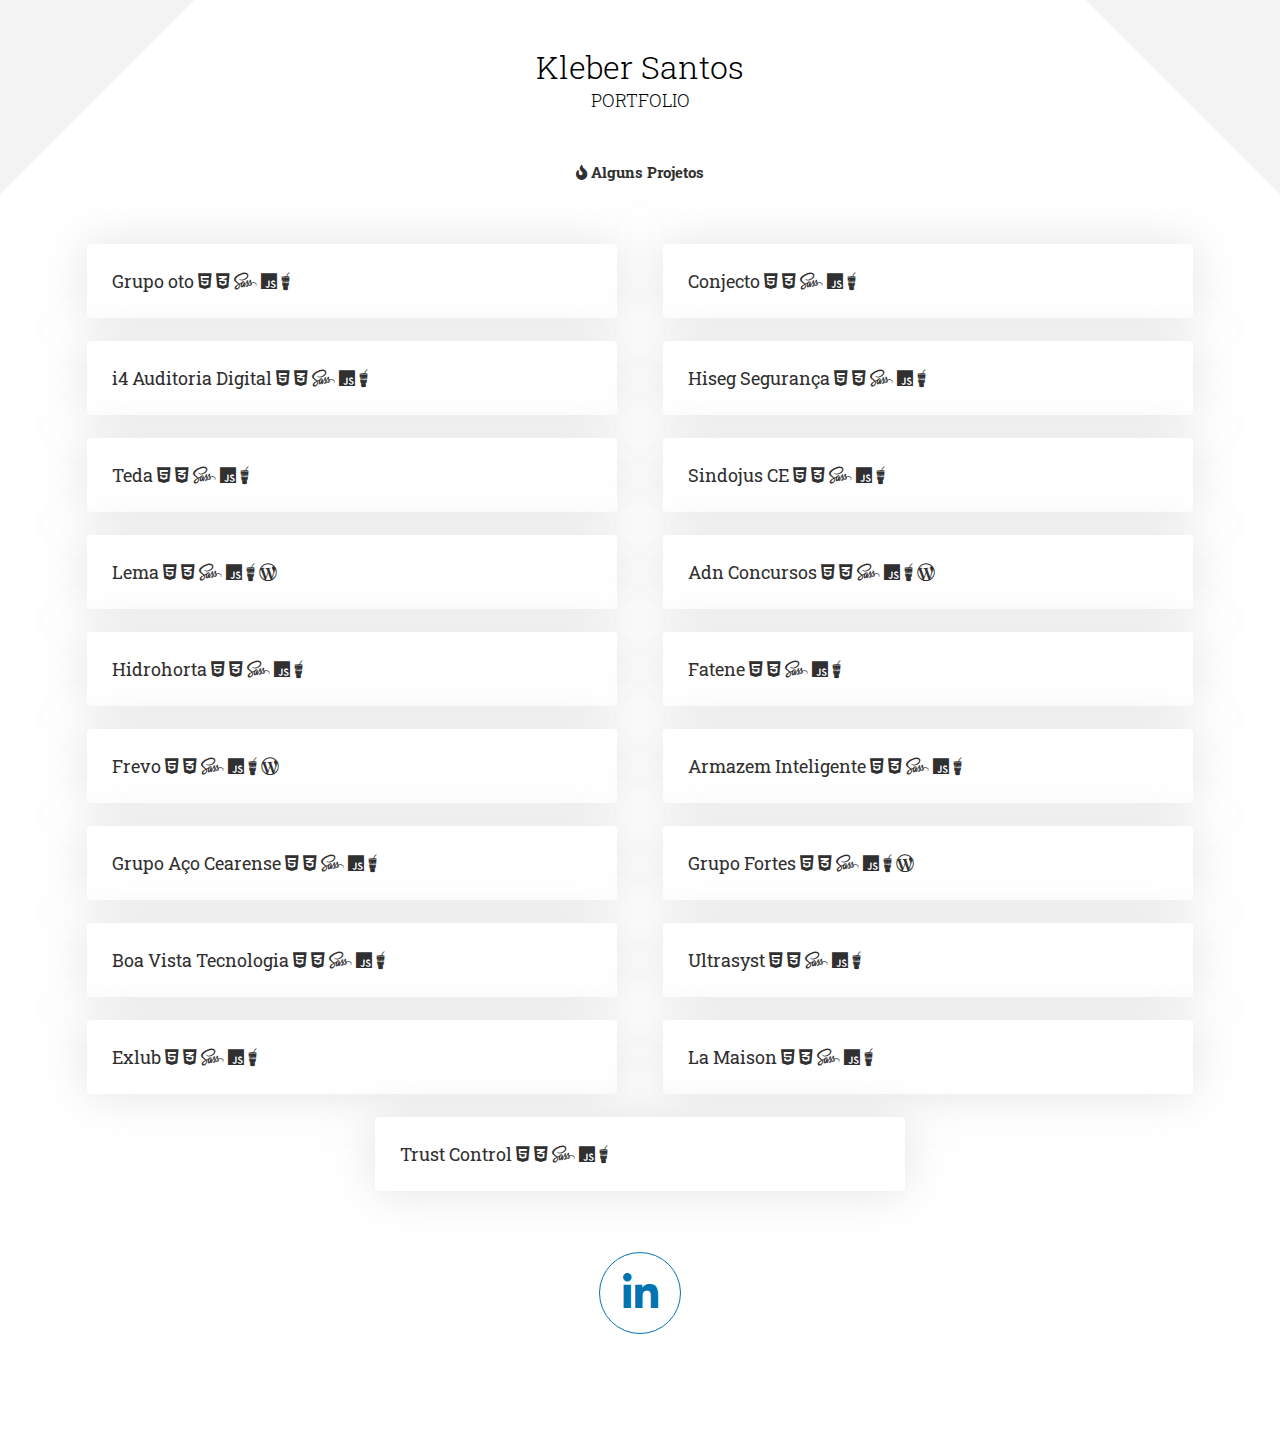
<file: index.html>
<!DOCTYPE html>
<html lang="en">
<head>
    <meta charset="UTF-8">
    <meta name="viewport" content="width=device-width, initial-scale=1.0">
    <meta http-equiv="X-UA-Compatible" content="ie=edge">
    <title>Kleber Santos - Desenvolvedor Front-End</title>
    <link rel="stylesheet" href="sass/estilo.css"/>
    <link rel="stylesheet" href="https://cdnjs.cloudflare.com/ajax/libs/font-awesome/5.11.2/css/all.css">
</head>
<body>
    <div class="content">
        <h1>
            Kleber Santos <small>Portfolio</small>
        </h1>
        
        <div class="projetos">
            <h2><i class="fas fa-fire"></i> Alguns Projetos</h2>
            
            <ul>
                
                <li>
                    <a href="https://grupooto.com.br/" target="_blank">
                        Grupo oto
                        <i class="fab fa-html5"></i>
                        <i class="fab fa-css3-alt"></i>
                        <i class="fab fa-sass"></i>
                        <i class="fab fa-js"></i>
                        <i class="fab fa-gulp"></i>
                    </a>
                </li>
                <li>
                    <a href="https://conjecto.com.br/" target="_blank">
                        Conjecto
                        <i class="fab fa-html5"></i>
                        <i class="fab fa-css3-alt"></i>
                        <i class="fab fa-sass"></i>
                        <i class="fab fa-js"></i>
                        <i class="fab fa-gulp"></i>
                    </a>
                </li>
                <li>
                    <a href="https://www.i4auditoriadigital.com.br/" target="_blank">
                        i4 Auditoria Digital
                        <i class="fab fa-html5"></i>
                        <i class="fab fa-css3-alt"></i>
                        <i class="fab fa-sass"></i>
                        <i class="fab fa-js"></i>
                        <i class="fab fa-gulp"></i>
                    </a>
                </li>
                <li>
                    <a href="https://hisegseguranca.com.br/" target="_blank">
                        Hiseg Segurança
                        <i class="fab fa-html5"></i>
                        <i class="fab fa-css3-alt"></i>
                        <i class="fab fa-sass"></i>
                        <i class="fab fa-js"></i>
                        <i class="fab fa-gulp"></i>
                    </a>
                </li>
                <li>
                    <a href="https://tedalog.com.br/" target="_blank">
                        Teda
                        <i class="fab fa-html5"></i>
                        <i class="fab fa-css3-alt"></i>
                        <i class="fab fa-sass"></i>
                        <i class="fab fa-js"></i>
                        <i class="fab fa-gulp"></i>
                    </a>
                </li>
<!--                 <li>
                    <a href="https://www.classecontabil.com.br/" target="_blank">
                        Classe Contábil
                        <i class="fab fa-html5"></i>
                        <i class="fab fa-css3-alt"></i>
                        <i class="fab fa-sass"></i>
                        <i class="fab fa-js"></i>
                        <i class="fab fa-gulp"></i>
                    </a>
                </li> -->
                <li>
                    <a href="https://sindojus-ce.org.br/" target="_blank">
                        Sindojus CE
                        <i class="fab fa-html5"></i>
                        <i class="fab fa-css3-alt"></i>
                        <i class="fab fa-sass"></i>
                        <i class="fab fa-js"></i>
                        <i class="fab fa-gulp"></i>
                    </a>
                </li>
                <li>
                    <a href="http://lemaef.com.br/" target="_blank">
                        Lema
                        <i class="fab fa-html5"></i>
                        <i class="fab fa-css3-alt"></i>
                        <i class="fab fa-sass"></i>
                        <i class="fab fa-js"></i>
                        <i class="fab fa-gulp"></i>
                        <i class="fab fa-wordpress-simple"></i>
                    </a>
                </li>
                <li>
                    <a href="http://www.adnconcursos.com.br/" target="_blank">
                        Adn Concursos
                        <i class="fab fa-html5"></i>
                        <i class="fab fa-css3-alt"></i>
                        <i class="fab fa-sass"></i>
                        <i class="fab fa-js"></i>
                        <i class="fab fa-gulp"></i>
                        <i class="fab fa-wordpress-simple"></i>
                    </a>
                </li>
                <li>
                    <a href="http://www.hidrohorta.com.br/" target="_blank">
                        Hidrohorta
                        <i class="fab fa-html5"></i>
                        <i class="fab fa-css3-alt"></i>
                        <i class="fab fa-sass"></i>
                        <i class="fab fa-js"></i>
                        <i class="fab fa-gulp"></i>
                    </a>
                </li>
                <li>
                    <a href="http://www.fatene.edu.br/site/" target="_blank">
                        Fatene
                        <i class="fab fa-html5"></i>
                        <i class="fab fa-css3-alt"></i>
                        <i class="fab fa-sass"></i>
                        <i class="fab fa-js"></i>
                        <i class="fab fa-gulp"></i>
                    </a>
                </li>
                <li>
                    <a href="http://frevo.com.br/" target="_blank">
                        Frevo
                        <i class="fab fa-html5"></i>
                        <i class="fab fa-css3-alt"></i>
                        <i class="fab fa-sass"></i>
                        <i class="fab fa-js"></i>
                        <i class="fab fa-gulp"></i>
                        <i class="fab fa-wordpress-simple"></i>
                    </a>
                </li>
                <li>
                    <a href="https://armazeminteligente.com.br/" target="_blank">
                        Armazem Inteligente
                        <i class="fab fa-html5"></i>
                        <i class="fab fa-css3-alt"></i>
                        <i class="fab fa-sass"></i>
                        <i class="fab fa-js"></i>
                        <i class="fab fa-gulp"></i>
                    </a>
                </li>
         
                <li>
                    <a href="http://www.grupoacocearense.com.br" target="_blank">
                        Grupo Aço Cearense
                        <i class="fab fa-html5"></i>
                        <i class="fab fa-css3-alt"></i>
                        <i class="fab fa-sass"></i>
                        <i class="fab fa-js"></i>
                        <i class="fab fa-gulp"></i>
                    </a>
                </li>
                <li>
                    <a href="https://www.grupofortes.com.br/" target="_blank">
                        Grupo Fortes
                        <i class="fab fa-html5"></i>
                        <i class="fab fa-css3-alt"></i>
                        <i class="fab fa-sass"></i>
                        <i class="fab fa-js"></i>
                        <i class="fab fa-gulp"></i>
                        <i class="fab fa-wordpress-simple"></i>
                    </a>
                </li>
                <li>
                    <a href="https://boavistatecnologia.com.br/" target="_blank">
                        Boa Vista Tecnologia
                        <i class="fab fa-html5"></i>
                        <i class="fab fa-css3-alt"></i>
                        <i class="fab fa-sass"></i>
                        <i class="fab fa-js"></i>
                        <i class="fab fa-gulp"></i>
                    </a>
                </li>
                <li>
                    <a href="https://ultrasyst.com/" target="_blank">
                        Ultrasyst
                        <i class="fab fa-html5"></i>
                        <i class="fab fa-css3-alt"></i>
                        <i class="fab fa-sass"></i>
                        <i class="fab fa-js"></i>
                        <i class="fab fa-gulp"></i>
                    </a>
                </li>
                <li>
                    <a href="https://exlub.com/" target="_blank">
                        Exlub
                        <i class="fab fa-html5"></i>
                        <i class="fab fa-css3-alt"></i>
                        <i class="fab fa-sass"></i>
                        <i class="fab fa-js"></i>
                        <i class="fab fa-gulp"></i>
                    </a>
                </li>
                <li>
                    <a href="http://lamaison.com.br/" target="_blank">
                        La Maison
                        <i class="fab fa-html5"></i>
                        <i class="fab fa-css3-alt"></i>
                        <i class="fab fa-sass"></i>
                        <i class="fab fa-js"></i>
                        <i class="fab fa-gulp"></i>
                    </a>
                </li>
                <li>
                    <a href="https://www.trustcontrol.com.br/" target="_blank">
                        Trust Control
                        <i class="fab fa-html5"></i>
                        <i class="fab fa-css3-alt"></i>
                        <i class="fab fa-sass"></i>
                        <i class="fab fa-js"></i>
                        <i class="fab fa-gulp"></i>
                    </a>
                </li>
                
                
            </ul>
        </div>

        

        <a href="https://www.linkedin.com/in/klebers/" target="_blank" class="lk"><i class="fab fa-linkedin-in"></i></a>
    </div>

</body>
</html>
</file>
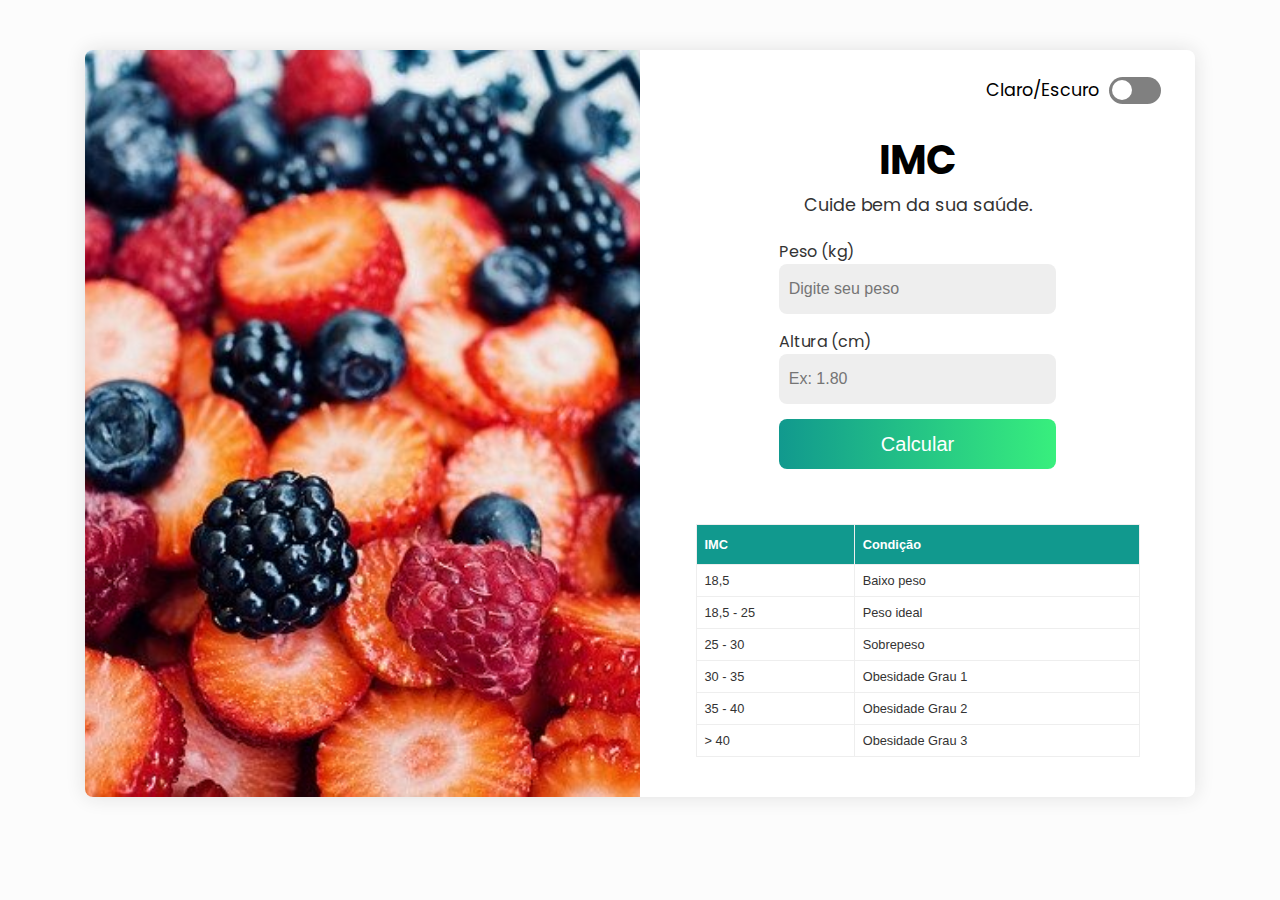
<file: imc/index.html>
<!DOCTYPE html>
<html lang="pt-br">
<head>
  <meta charset="UTF-8">
  <meta name="viewport" content="width=device-width, initial-scale=1.0">
  <title>IMC</title>
  <link href="https://fonts.googleapis.com/css2?family=Poppins&display=swap" rel="stylesheet">
  <link rel="stylesheet" href="style.css">
</head>
<body>
  <div class="centro">
    <div class="toggle">
      <p>Claro/Escuro</p>
      <input id="switch" type="checkbox" name="theme">
      <label class="too" for="switch">Toggle</label>
    </div>
    <div class="foto">
      <img src="imagem/img.jpg" alt="">
    </div>
    <form class="form" id="form"> 
      <h1>IMC</h1>
      <p>Cuide bem da sua saúde.</p>
      <div class="campos">
        <div class="inpt">
          <label class="labs">Peso (kg)</label>
          <input id="input" required type="text" class="peso " placeholder="Digite seu peso" name="peso">
        </div>
        <div class="inpt">
          <label class="labs">Altura (cm)</label>
          <input id="input2" required type="text" class="altura " placeholder="Ex: 1.80" name="altura">
        </div>
      </div>
      <button type="submit" class="btn" id="botao">Calcular</button>
      <span id="total" class="total"></span>

            
      <table id="customers">
        <tr>
          <th>IMC</th>
          <th>Condição</th>
        </tr>
        <tr>
          <td>18,5</td>
          <td>Baixo peso</td>
        </tr>
        <tr>
          <td>18,5 - 25</td>
          <td>Peso ideal</td>
        </tr>
        <tr>
          <td>25 - 30</td>
          <td>Sobrepeso</td>
        </tr>
        <tr>
          <td>30 - 35</td>
          <td>Obesidade Grau 1</td>
        </tr>
        <tr>
          <td>35 - 40</td>
          <td>Obesidade Grau 2</td>
        </tr>
        <tr>
          <td>> 40</td>
          <td>Obesidade Grau 3</td>
        </tr>
      
      </table>
      
    </form>
  </div>
  <script>
    const form = document.getElementById('form');
    form.addEventListener('submit', calcImc);

    function calcImc(event) {
      event.preventDefault();

      var peso = parseFloat(document.querySelector(".peso").value);
      var altura = parseFloat(document.querySelector(".altura").value);
      var total = Math.round(peso /(altura * altura));
      if(total < 18.5)
        total += `<br> <span class='laranja'>Baixo peso 😶</span>`;
      if(total > 18.5 && total < 24.5)
        total += `<br> <span class='verde'>Peso ideal 🤩</span>`;
      if(total > 24.5 && total < 29.5)
        total += `<br> <span class='darkred'>Sobrepeso 😐</span>`;
      if(total > 29.5 && total < 34.5)
        total += `<br> <span class='red'>Obesidade Grau 1 😲</span>`;
      if(total > 34.5 && total < 39.5)
        total += `<br> <span class='red'>Obesidade Grau 2 🙄</span>`;
      if(total > 39.5)
        total += `<br> <span class='red'>Obesidade Grau 3 🤔</span>`;
        total = "IMC = " + total;
        document.getElementById("total").innerHTML = total;
    }

    // 18,5	Baixo peso
    // 18,5 - 25	Peso ideal
    // 25 - 30	Sobrepeso
    // 30 - 35	Obesidade Grau 1
    // 35 - 40	Obesidade Grau 2
    // > 40	Obesidade Grau 3

  </script>
<script src="scripts.js"></script>
</body>
</html>
</file>
<file: sass/estilo.css>
@import url("https://fonts.googleapis.com/css?family=Roboto+Slab:400,700&display=swap");
* {
  font-family: 'Roboto Slab', sans-serif;
  margin: 0;
  padding: 0;
}

body {
  overflow-x: hidden;
}

h1 {
  color: #000;
  font-weight: 300;
  width: 100%;
  position: relative;
  text-align: center;
  padding: 45px 0 0;
}

h1 small {
  font-size: 18px;
  display: block;
  text-transform: uppercase;
}

h1::before {
  background: #f3f3f3;
  width: 300px;
  height: 300px;
  content: "";
  display: block;
  position: absolute;
  left: -159px;
  top: -159px;
  -webkit-transform: rotate(45deg);
          transform: rotate(45deg);
  z-index: -1;
}

h1::after {
  background: #f3f3f3;
  width: 300px;
  height: 300px;
  content: "";
  display: block;
  position: absolute;
  right: -159px;
  top: -159px;
  -webkit-transform: rotate(45deg);
          transform: rotate(45deg);
}

@media (max-width: 992px) {
  h1::after {
    display: none;
  }
}

.projetos {
  -webkit-box-align: center;
      -ms-flex-align: center;
          align-items: center;
  display: -webkit-box;
  display: -ms-flexbox;
  display: flex;
  -webkit-box-pack: center;
      -ms-flex-pack: center;
          justify-content: center;
  height: 100%;
  margin: 50px auto;
  -webkit-box-orient: vertical;
  -webkit-box-direction: normal;
      -ms-flex-direction: column;
          flex-direction: column;
}

.projetos h2 {
  color: #313030;
  text-align: center;
  font-size: 15px;
  margin-bottom: 50px;
}

.projetos ul {
  height: 100%;
  list-style: none;
  -webkit-box-align: center;
      -ms-flex-align: center;
          align-items: center;
  display: -webkit-box;
  display: -ms-flexbox;
  display: flex;
  -ms-flex-pack: distribute;
      justify-content: space-around;
  -ms-flex-wrap: wrap;
      flex-wrap: wrap;
  max-width: 90%;
}

.projetos ul li {
  margin: 1% 2%;
  width: 46%;
}

@media (max-width: 992px) {
  .projetos ul li {
    width: 100%;
  }
}

.projetos ul li a {
  color: #313030;
  font-weight: normal;
  text-decoration: none;
  font-size: 18px;
  padding: 25px;
  display: block;
  -webkit-transition: 0.5s;
  transition: 0.5s;
  background: #fff;
  -webkit-box-shadow: 0 0px 46px rgba(210, 207, 207, 0.580392);
          box-shadow: 0 0px 46px rgba(210, 207, 207, 0.580392);
  border-radius: 4px;
}

.projetos ul li a:hover {
  color: #000;
  -webkit-box-shadow: 0 0px 46px rgba(92, 91, 91, 0.58);
          box-shadow: 0 0px 46px rgba(92, 91, 91, 0.58);
}

.lk {
  display: -webkit-box;
  display: -ms-flexbox;
  display: flex;
  margin: 0 auto;
  width: 80px;
  height: 80px;
  border: 1px solid #0073b1;
  margin-bottom: 100px;
  border-radius: 50%;
  font-size: 40px;
  text-align: center;
  -webkit-box-align: center;
      -ms-flex-align: center;
          align-items: center;
  -webkit-box-pack: center;
      -ms-flex-pack: center;
          justify-content: center;
  text-decoration: none;
  color: #0073b1;
  -webkit-transition: 0.5s;
  transition: 0.5s;
}

.lk:hover {
  border: 1px solid #14adff;
  color: #14adff;
}
/*# sourceMappingURL=estilo.css.map */
</file>
<file: imc/style.css>
* {
  margin: 0;
  padding: 0;
  box-sizing: border-box;
}


html {
  height: 100%;
  font-family: 'Poppins', sans-serif;
  --bg: #FCFCFC;
  --bg-panel: #EBEBEB;
  --color-headings: #000;
  --color-text: #333333;
  --bg-center: #fff;
  --bg-sombra: #e0e0e0;
}

body {
  background-color: var(--bg);
}



input[type=checkbox]{
  height: 0;
  width: 0;
  visibility: hidden;
}

label.too {
  cursor: pointer;
  text-indent: -9999px;
  width: 52px;
  height: 27px;
  background: grey;
  float: right;
  border-radius: 100px;
  position: relative;
}

label.too::after{
  content: '';
  position: absolute;
  top: 3px;
  left: 3px;
  width: 20px;
  height: 20px;
  background-color: #fff;
  border-radius: 90px;
  transition: 0.3s;
}

input:checked + label.too {
  background-color: #4dbed4;
}

input:checked + label.too::after {
  left: calc(100% - 5px);
  transform: translateX(-100%);
}

label.too:active:after {
  width: 45px;
}


/***************/


.centro {
  margin: 50px auto 50px;
  width: 1110px;
  border-radius: 8px;
  overflow: hidden;
  background: var(--bg-center);
  display: grid;
  grid-template-columns: 1fr 1fr;
  box-shadow: 0 0 20px 0 var(--bg-sombra);
  position: relative;
}


.centro p {
  color: var(--color-text);
  grid-area: content;
  font-size: 1.1em;
  line-height: 1.8em;
  margin-bottom: 1em;
}

.toggle {
  display: flex;
  justify-content: flex-end;
  align-items: center;
  position: absolute;
  right: 20px;
  top: 20px;
  background: var(--bg-center);
  padding: 5px 14px;
  border-radius: 37px;
}


.toggle p {
  margin-right: 10px;
  margin-bottom: 0;
  color: var(--color-headings);
}


.foto img {
  height: 100%;
  object-fit: cover;
  width: 100%;
  display: block;
}
.form {
  display: flex;
  flex-direction: column;
  align-items: center;
  justify-content: center;
  flex-wrap: wrap;
}
h1 {
  font-size: 40px;
  margin-bottom: 30px;
  margin: 80px 0 0;
  color: var(--color-headings);
}
.campos {
  width: 50%
}

label.labs {
  display: block;
  width: 100%;
  color: var(--color-text);
}
.total {
  color: var(--color-text);
}
.inpt {
  margin-bottom: 15px;
  display: block;
}
input[type="text"] {
  padding: 10px;
  height: 50px;
  border-radius: 8px;
  font-size: 16px;
  border: none;
  background-color: #eee;
  width: 100%;
}
button {
  padding: 10px;
  height: 50px;
  border-radius: 8px;
  border: none;
  margin-bottom: 5px;
  width: 50%;
  color: #fff;
  font-size: 20px;
  cursor: pointer;
  background: #11998e;  
  background: -webkit-linear-gradient(to left, #38ef7d, #11998e);  
  background: linear-gradient(to left, #38ef7d, #11998e);

}
span {
  margin-top: 10px;
  font-size: 20px;
  text-align: center;
}
.red {
  color: red;
}
.darkred {
  color: darkred;
}
.laranja {
  color: orange;
}
.verde {
  color: green;
}
@media(max-width: 992px) {
  .centro {
    display: block;
    width: 100%;
    margin: 0;
    border-radius: 0;
    padding: 0 0 20px 0;
  }
  img {
    max-width: 100%;
    max-height: 150px;
  }
  h1 {
    margin: 40px 0 0;
  }
  .campos {
      width: 90%;
  }
  
}


#customers {
  font-family: "Trebuchet MS", Arial, Helvetica, sans-serif;
  border-collapse: collapse;
  width: 80%;
  margin-top: 40px;
  margin-bottom: 40px;
  background-color: var(--bg-center);
}

#customers td, #customers th {
  padding: 8px;
  font-size: 0.8em;
  color: var(--color-text);
  border: 1px solid #eee;
}

#customers tr:nth-child(even){background-color: var(--bg-center);}

#customers tr:hover {background-color: var(--bg-center);}

#customers th {
  padding-top: 12px;
  padding-bottom: 12px;
  text-align: left;
  background: #11998e;  
  color: var(--bg-center);
}
</file>
